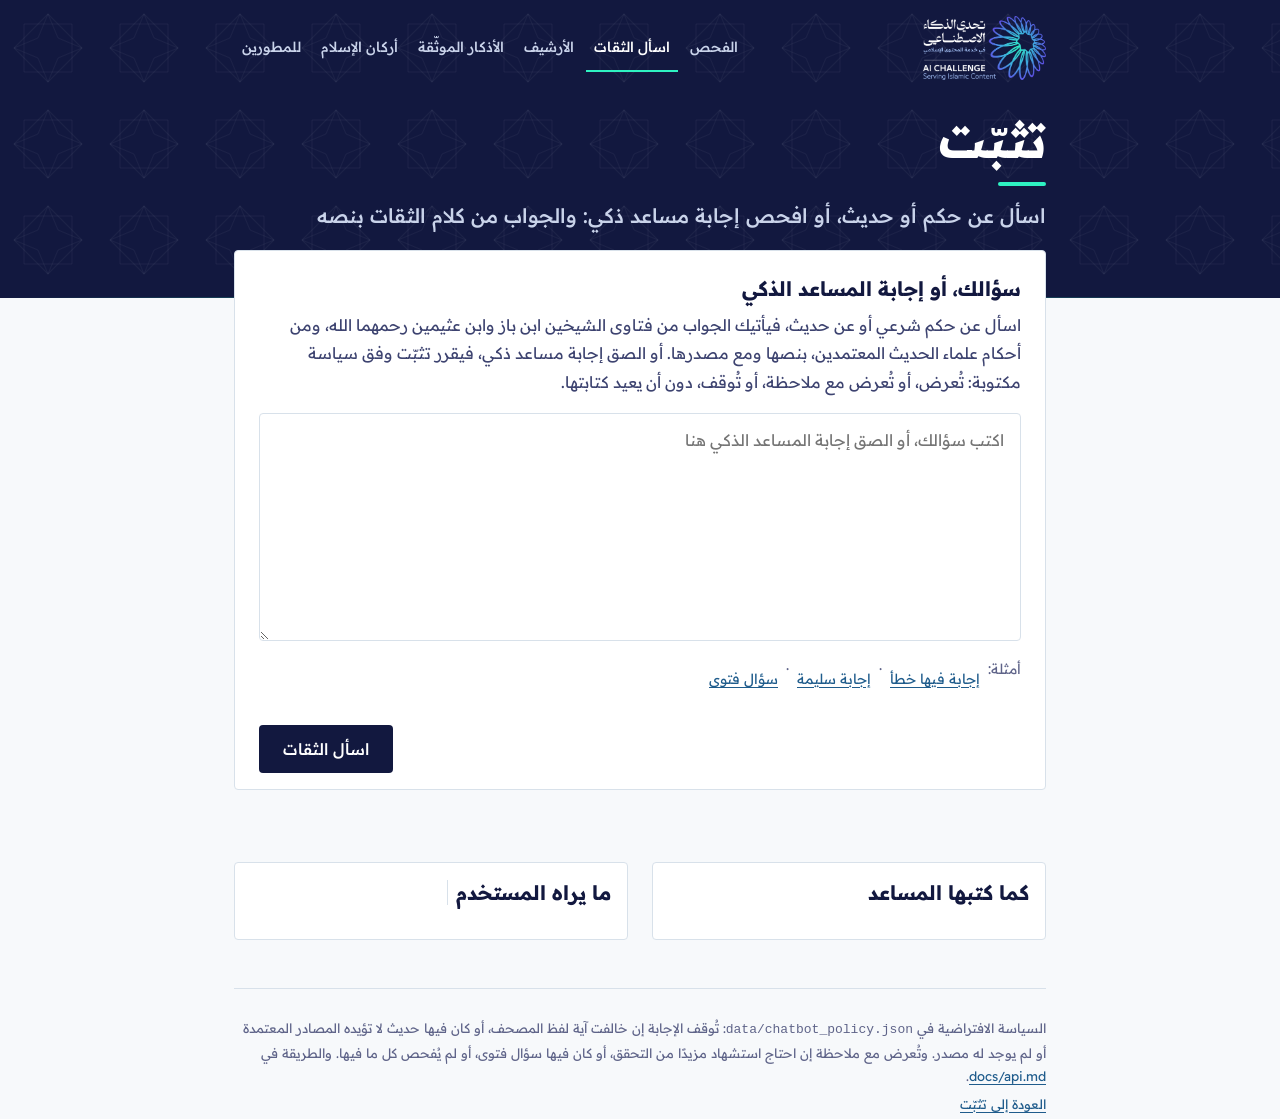
<file: static/chatbot.html>
<!doctype html>
<html lang="ar" dir="rtl">
<head>
<meta charset="utf-8">
<meta name="viewport" content="width=device-width, initial-scale=1">
<title>تثبّت · اسأل الثقات</title>
<meta name="description" content="عرض الاستخدام الثاني لتثبّت: إجابة المساعد الذكي كما كتبها، وما يراه مستخدمه بعد فحصها.">
<link rel="stylesheet" href="/static/fonts/fonts.css">
<link rel="stylesheet" href="/static/style.css">
</head>
<body>
<header class="masthead">
  <div class="wrap mast-top">
    <a class="challenge" href="https://islamicaich.org" target="_blank" rel="noopener">
      <img src="/static/brand/challenge-logo.png" width="104" height="54" alt="تحدي الذكاء الاصطناعي في خدمة المحتوى الإسلامي · AI Challenge: Serving Islamic Content">
    </a>
    <nav class="mast-nav" aria-label="الأقسام">
      <a href="/">الفحص</a>
      <a href="/static/chatbot.html" aria-current="page">اسأل الثقات</a>
      <a href="/static/archive.html">الأرشيف</a>
      <a href="/static/adhkar.html">الأذكار الموثّقة</a>
      <a href="/static/pillars.html">أركان الإسلام</a>
      <a href="/docs">للمطورين</a>
    </nav>
  </div>
  <div class="wrap mast-hero">
    <div>
      <p class="wordmark"><a href="/" class="home-link">تثبّت</a></p>
      <p class="tagline">اسأل عن حكم أو حديث، أو افحص إجابة مساعد ذكي: والجواب من كلام الثقات بنصه</p>
    </div>
  </div>
</header>

<main class="wrap sheet">
  <section class="compose" aria-labelledby="bot-h">
    <h1 id="bot-h" class="section-h">سؤالك، أو إجابة المساعد الذكي</h1>
    <p class="lede">اسأل عن حكم شرعي أو عن حديث، فيأتيك الجواب من فتاوى الشيخين ابن باز وابن عثيمين رحمهما الله، ومن أحكام علماء الحديث المعتمدين، بنصها ومع مصدرها. أو الصق إجابة مساعد ذكي، فيقرر تثبّت وفق سياسة مكتوبة: تُعرض، أو تُعرض مع ملاحظة، أو تُوقف، دون أن يعيد كتابتها.</p>
    <textarea id="answer" rows="7" maxlength="8000" placeholder="اكتب سؤالك، أو الصق إجابة المساعد الذكي هنا"></textarea>
    <div class="compose-foot">
      <p class="samples"><span>أمثلة:</span>
        <button type="button" class="linkish" data-sample="bad">إجابة فيها خطأ</button>
        <span aria-hidden="true">·</span>
        <button type="button" class="linkish" data-sample="good">إجابة سليمة</button>
        <span aria-hidden="true">·</span>
        <button type="button" class="linkish" data-sample="fatwa">سؤال فتوى</button>
      </p>
    </div>
    <div class="compose-actions">
      <span></span>
      <button id="go" class="primary" type="button">اسأل الثقات</button>
    </div>
  </section>

  <p id="status" class="status" aria-live="polite"></p>

  <section id="out" class="bot-compare" hidden aria-label="المقارنة">
    <div class="bot-col">
      <h2 class="section-h">كما كتبها المساعد</h2>
      <div id="orig" class="bot-text"></div>
    </div>
    <div class="bot-col">
      <h2 class="section-h">ما يراه المستخدم <span id="action" class="tier"></span></h2>
      <div id="seen" class="bot-text"></div>
      <ul id="notes" class="bot-notes"></ul>
      <p id="disc" class="fine"></p>
    </div>
  </section>

  <section class="about">
    <p class="fine">السياسة الافتراضية في <code>data/chatbot_policy.json</code>: تُوقف الإجابة إن خالفت آية لفظ المصحف، أو كان فيها حديث لا تؤيده المصادر المعتمدة أو لم يوجد له مصدر. وتُعرض مع ملاحظة إن احتاج استشهاد مزيدًا من التحقق، أو كان فيها سؤال فتوى، أو لم يُفحص كل ما فيها. والطريقة في <a href="https://github.com/M-Ev/tathabbut/blob/main/docs/api.md">docs/api.md</a>.</p>
    <p class="fine"><a href="/">العودة إلى تثبّت</a></p>
  </section>
</main>
<script src="/static/chatbot.js"></script>
</body>
</html>
</file>
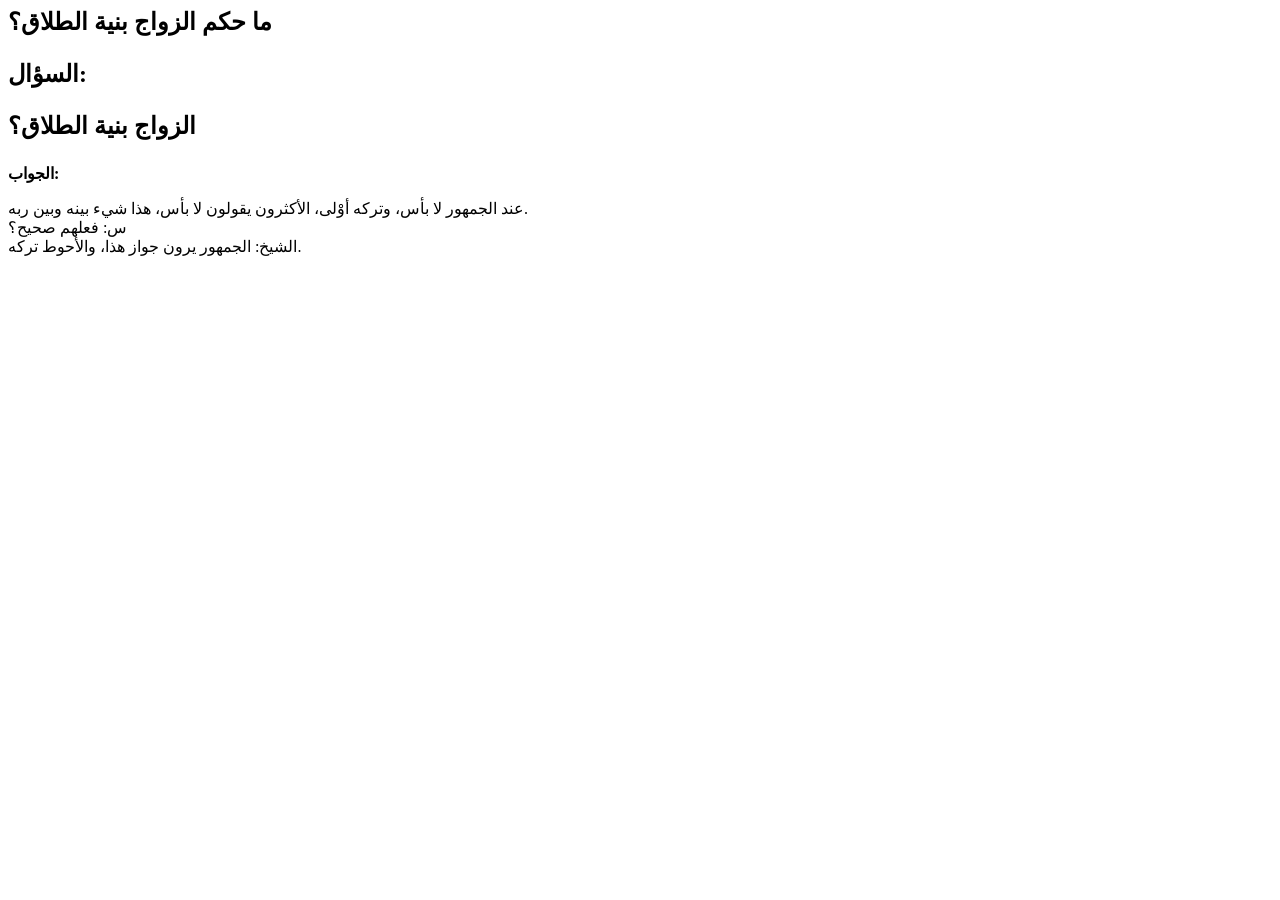
<file: tests/fixtures/binbaz_fatwa.html>
<!-- Structural fixture: the markup of a fatwa page on binbaz.org.sa (3 Oct 2026), with the page's own short text. -->
<html><body><article class="fatwa">
<h1 class="article-title article-title--primary"> ما حكم الزواج بنية الطلاق؟ </h1>
<h2 class="article-title article-title__question article-title--primary" itemprop="alternativeHeadline">
<i class="fa fa-question-circle"></i><p><strong>السؤال:</strong></p><p>الزواج بنية الطلاق؟</p></h2>
<div itemprop="articleBody" class="article-content"><p><strong>الجواب:</strong></p>
<p>عند الجمهور لا بأس، وتركه أوْلى، الأكثرون يقولون لا بأس، هذا شيء بينه وبين ربه.<br /> س: فعلهم صحيح؟<br /> الشيخ: الجمهور يرون جواز هذا، والأحوط تركه.</p>
</div> </article></body></html>
</file>
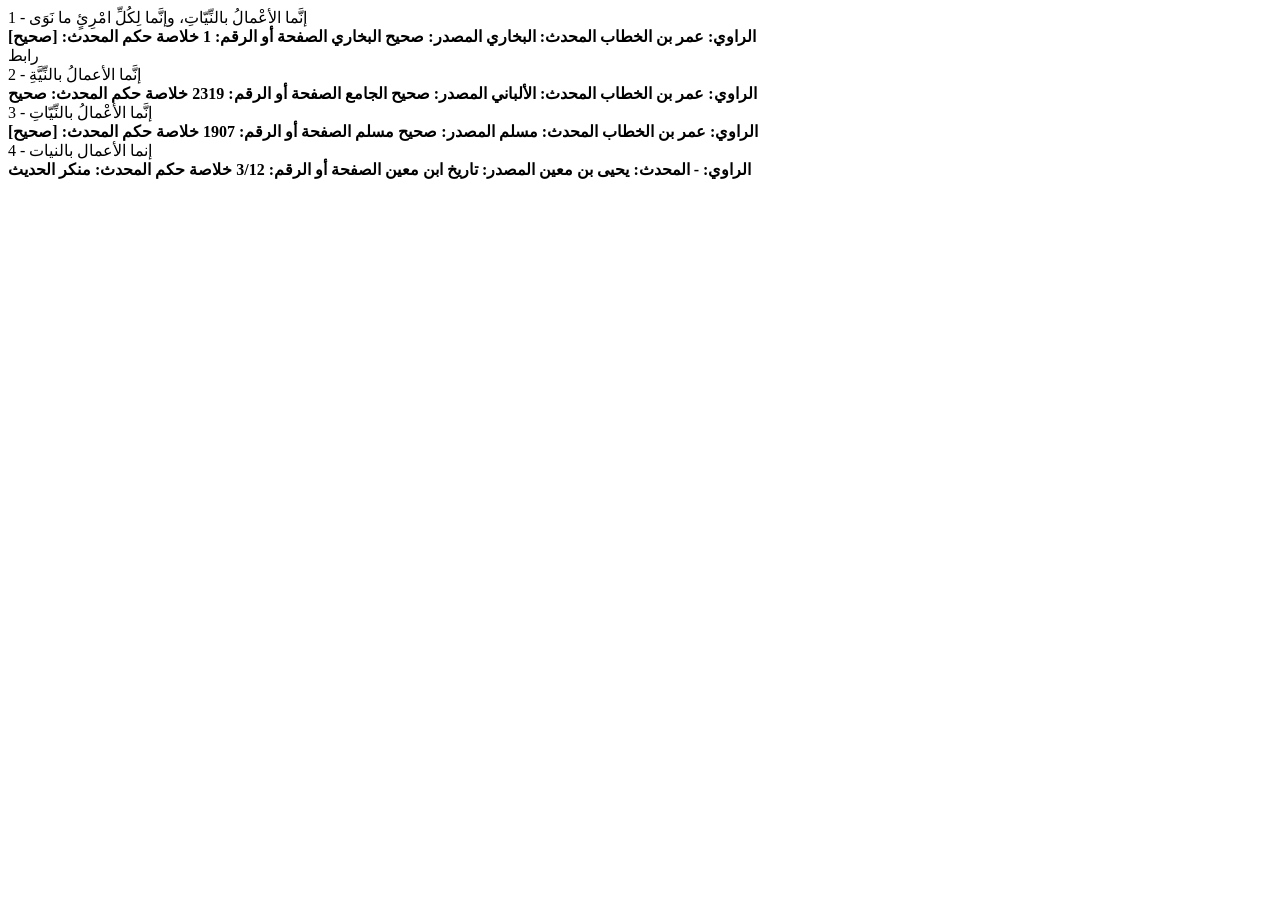
<file: tests/fixtures/dorar_site.html>
<!-- Structural fixture modelled on dorar.net/hadith/search markup (as parsed by the MIT-licensed
     dorar-hadith-api project). Texts are short well-known examples; gradings here are for testing only. -->
<html><body><div class="tab-content">
<div id="home" class="tab-pane active">
 <div class="border-bottom">
  <div class="hadith">1 - إنَّما الأعْمالُ بالنِّيّاتِ، وإنَّما لِكُلِّ امْرِئٍ ما نَوَى</div>
  <div class="hadith-info">
   <strong>الراوي: <span>عمر بن الخطاب</span></strong>
   <strong>المحدث: <span><a view-card="mhd" card-link="mhd-256">البخاري</a></span></strong>
   <strong>المصدر: <span>صحيح البخاري</span></strong>
   <strong>الصفحة أو الرقم: <span>1</span></strong>
   <strong>خلاصة حكم المحدث: <span>[صحيح]</span></strong>
  </div>
  <a tag="abc123">رابط</a>
 </div>
 <div class="border-bottom">
  <div class="hadith">2 - إنَّما الأعمالُ بالنِّيَّةِ</div>
  <div class="hadith-info">
   <strong>الراوي: <span>عمر بن الخطاب</span></strong>
   <strong>المحدث: <span><a view-card="mhd" card-link="mhd-1420">الألباني</a></span></strong>
   <strong>المصدر: <span>صحيح الجامع</span></strong>
   <strong>الصفحة أو الرقم: <span>2319</span></strong>
   <strong>خلاصة حكم المحدث: <span>صحيح</span></strong>
  </div>
 </div>
 <div class="border-bottom">
  <div class="hadith">3 - إنَّما الأعْمالُ بالنِّيّاتِ</div>
  <div class="hadith-info">
   <strong>الراوي: <span>عمر بن الخطاب</span></strong>
   <strong>المحدث: <span><a view-card="mhd" card-link="mhd-261">مسلم</a></span></strong>
   <strong>المصدر: <span>صحيح مسلم</span></strong>
   <strong>الصفحة أو الرقم: <span>1907</span></strong>
   <strong>خلاصة حكم المحدث: <span>[صحيح]</span></strong>
  </div>
 </div>
 <div class="border-bottom">
  <div class="hadith">4 - إنما الأعمال بالنيات</div>
  <div class="hadith-info">
   <strong>الراوي: <span>-</span></strong>
   <strong>المحدث: <span><a view-card="mhd" card-link="mhd-232">يحيى بن معين</a></span></strong>
   <strong>المصدر: <span>تاريخ ابن معين</span></strong>
   <strong>الصفحة أو الرقم: <span>3/12</span></strong>
   <strong>خلاصة حكم المحدث: <span>منكر الحديث</span></strong>
  </div>
 </div>
</div></div></body></html>
</file>
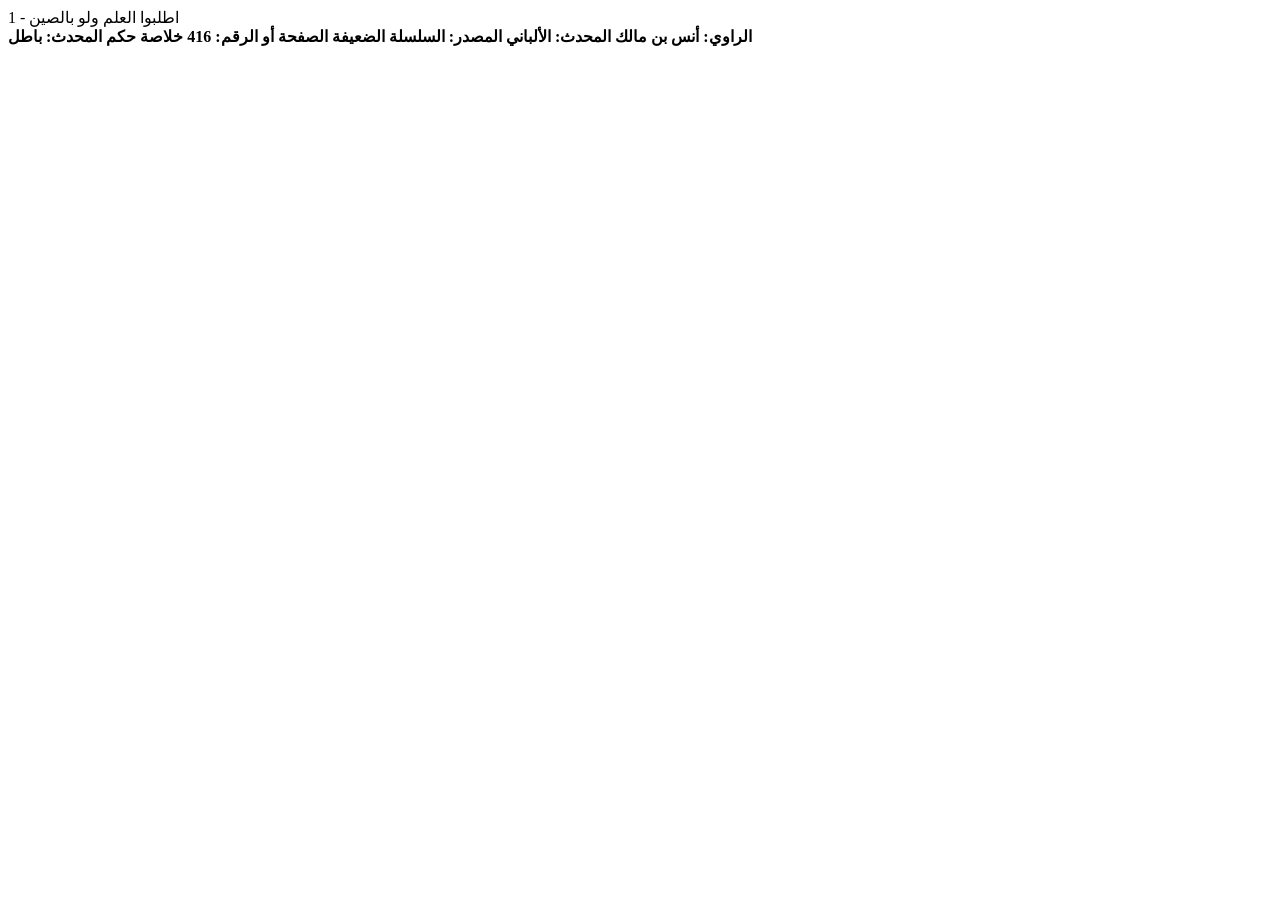
<file: tests/fixtures/dorar_site_fabricated.html>
<!-- Structural fixture (see dorar_site.html). For testing the fabricated-grading flag only. -->
<html><body><div id="home">
 <div class="border-bottom">
  <div class="hadith">1 - اطلبوا العلم ولو بالصين</div>
  <div class="hadith-info">
   <strong>الراوي: <span>أنس بن مالك</span></strong>
   <strong>المحدث: <span><a view-card="mhd" card-link="mhd-1420">الألباني</a></span></strong>
   <strong>المصدر: <span>السلسلة الضعيفة</span></strong>
   <strong>الصفحة أو الرقم: <span>416</span></strong>
   <strong>خلاصة حكم المحدث: <span>باطل</span></strong>
  </div>
 </div>
</div></body></html>
</file>
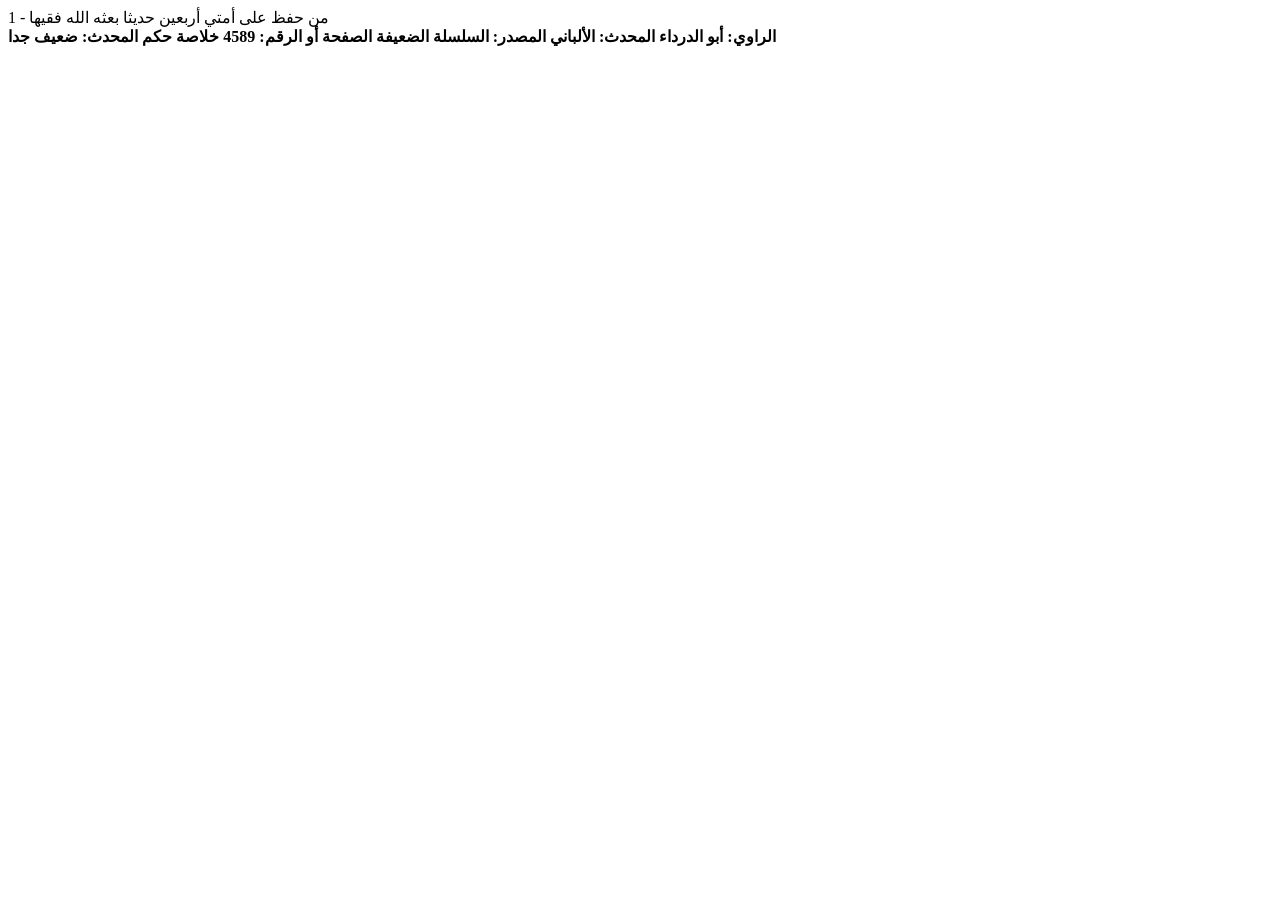
<file: tests/fixtures/dorar_site_weak.html>
<!-- Structural fixture (see dorar_site.html). For testing the evidence-status rules only. -->
<html><body><div id="home">
 <div class="border-bottom">
  <div class="hadith">1 - من حفظ على أمتي أربعين حديثا بعثه الله فقيها</div>
  <div class="hadith-info">
   <strong>الراوي: <span>أبو الدرداء</span></strong>
   <strong>المحدث: <span><a view-card="mhd" card-link="mhd-1420">الألباني</a></span></strong>
   <strong>المصدر: <span>السلسلة الضعيفة</span></strong>
   <strong>الصفحة أو الرقم: <span>4589</span></strong>
   <strong>خلاصة حكم المحدث: <span>ضعيف جدا</span></strong>
  </div>
 </div>
</div></body></html>
</file>
<file: static/fonts/fonts.css>
/* readex-pro-arabic-400-normal */
@font-face {
  font-family: 'Readex Pro';
  font-style: normal;
  font-display: swap;
  font-weight: 400;
  src: url(/static/fonts/readex-pro-arabic-400-normal.woff2) format('woff2');
  unicode-range: U+0600-06FF,U+0750-077F,U+0870-088E,U+0890-0891,U+0897-08E1,U+08E3-08FF,U+200C-200E,U+2010-2011,U+204F,U+2E41,U+FB50-FDFF,U+FE70-FE74,U+FE76-FEFC,U+102E0-102FB,U+10E60-10E7E,U+10EC2-10EC4,U+10EFC-10EFF,U+1EE00-1EE03,U+1EE05-1EE1F,U+1EE21-1EE22,U+1EE24,U+1EE27,U+1EE29-1EE32,U+1EE34-1EE37,U+1EE39,U+1EE3B,U+1EE42,U+1EE47,U+1EE49,U+1EE4B,U+1EE4D-1EE4F,U+1EE51-1EE52,U+1EE54,U+1EE57,U+1EE59,U+1EE5B,U+1EE5D,U+1EE5F,U+1EE61-1EE62,U+1EE64,U+1EE67-1EE6A,U+1EE6C-1EE72,U+1EE74-1EE77,U+1EE79-1EE7C,U+1EE7E,U+1EE80-1EE89,U+1EE8B-1EE9B,U+1EEA1-1EEA3,U+1EEA5-1EEA9,U+1EEAB-1EEBB,U+1EEF0-1EEF1;
}
/* readex-pro-latin-400-normal */
@font-face {
  font-family: 'Readex Pro';
  font-style: normal;
  font-display: swap;
  font-weight: 400;
  src: url(/static/fonts/readex-pro-latin-400-normal.woff2) format('woff2');
  unicode-range: U+0000-00FF,U+0131,U+0152-0153,U+02BB-02BC,U+02C6,U+02DA,U+02DC,U+0304,U+0308,U+0329,U+2000-206F,U+20AC,U+2122,U+2191,U+2193,U+2212,U+2215,U+FEFF,U+FFFD;
}
/* readex-pro-arabic-500-normal */
@font-face {
  font-family: 'Readex Pro';
  font-style: normal;
  font-display: swap;
  font-weight: 500;
  src: url(/static/fonts/readex-pro-arabic-500-normal.woff2) format('woff2');
  unicode-range: U+0600-06FF,U+0750-077F,U+0870-088E,U+0890-0891,U+0897-08E1,U+08E3-08FF,U+200C-200E,U+2010-2011,U+204F,U+2E41,U+FB50-FDFF,U+FE70-FE74,U+FE76-FEFC,U+102E0-102FB,U+10E60-10E7E,U+10EC2-10EC4,U+10EFC-10EFF,U+1EE00-1EE03,U+1EE05-1EE1F,U+1EE21-1EE22,U+1EE24,U+1EE27,U+1EE29-1EE32,U+1EE34-1EE37,U+1EE39,U+1EE3B,U+1EE42,U+1EE47,U+1EE49,U+1EE4B,U+1EE4D-1EE4F,U+1EE51-1EE52,U+1EE54,U+1EE57,U+1EE59,U+1EE5B,U+1EE5D,U+1EE5F,U+1EE61-1EE62,U+1EE64,U+1EE67-1EE6A,U+1EE6C-1EE72,U+1EE74-1EE77,U+1EE79-1EE7C,U+1EE7E,U+1EE80-1EE89,U+1EE8B-1EE9B,U+1EEA1-1EEA3,U+1EEA5-1EEA9,U+1EEAB-1EEBB,U+1EEF0-1EEF1;
}
/* readex-pro-latin-500-normal */
@font-face {
  font-family: 'Readex Pro';
  font-style: normal;
  font-display: swap;
  font-weight: 500;
  src: url(/static/fonts/readex-pro-latin-500-normal.woff2) format('woff2');
  unicode-range: U+0000-00FF,U+0131,U+0152-0153,U+02BB-02BC,U+02C6,U+02DA,U+02DC,U+0304,U+0308,U+0329,U+2000-206F,U+20AC,U+2122,U+2191,U+2193,U+2212,U+2215,U+FEFF,U+FFFD;
}
/* readex-pro-arabic-700-normal */
@font-face {
  font-family: 'Readex Pro';
  font-style: normal;
  font-display: swap;
  font-weight: 700;
  src: url(/static/fonts/readex-pro-arabic-700-normal.woff2) format('woff2');
  unicode-range: U+0600-06FF,U+0750-077F,U+0870-088E,U+0890-0891,U+0897-08E1,U+08E3-08FF,U+200C-200E,U+2010-2011,U+204F,U+2E41,U+FB50-FDFF,U+FE70-FE74,U+FE76-FEFC,U+102E0-102FB,U+10E60-10E7E,U+10EC2-10EC4,U+10EFC-10EFF,U+1EE00-1EE03,U+1EE05-1EE1F,U+1EE21-1EE22,U+1EE24,U+1EE27,U+1EE29-1EE32,U+1EE34-1EE37,U+1EE39,U+1EE3B,U+1EE42,U+1EE47,U+1EE49,U+1EE4B,U+1EE4D-1EE4F,U+1EE51-1EE52,U+1EE54,U+1EE57,U+1EE59,U+1EE5B,U+1EE5D,U+1EE5F,U+1EE61-1EE62,U+1EE64,U+1EE67-1EE6A,U+1EE6C-1EE72,U+1EE74-1EE77,U+1EE79-1EE7C,U+1EE7E,U+1EE80-1EE89,U+1EE8B-1EE9B,U+1EEA1-1EEA3,U+1EEA5-1EEA9,U+1EEAB-1EEBB,U+1EEF0-1EEF1;
}
/* readex-pro-latin-700-normal */
@font-face {
  font-family: 'Readex Pro';
  font-style: normal;
  font-display: swap;
  font-weight: 700;
  src: url(/static/fonts/readex-pro-latin-700-normal.woff2) format('woff2');
  unicode-range: U+0000-00FF,U+0131,U+0152-0153,U+02BB-02BC,U+02C6,U+02DA,U+02DC,U+0304,U+0308,U+0329,U+2000-206F,U+20AC,U+2122,U+2191,U+2193,U+2212,U+2215,U+FEFF,U+FFFD;
}
/* amiri-quran-arabic-400-normal */
@font-face {
  font-family: 'Amiri Quran';
  font-style: normal;
  font-display: swap;
  font-weight: 400;
  src: url(/static/fonts/amiri-quran-arabic-400-normal.woff2) format('woff2');
  unicode-range: U+0600-06FF,U+0750-077F,U+0870-088E,U+0890-0891,U+0897-08E1,U+08E3-08FF,U+200C-200E,U+2010-2011,U+204F,U+2E41,U+FB50-FDFF,U+FE70-FE74,U+FE76-FEFC,U+102E0-102FB,U+10E60-10E7E,U+10EC2-10EC4,U+10EFC-10EFF,U+1EE00-1EE03,U+1EE05-1EE1F,U+1EE21-1EE22,U+1EE24,U+1EE27,U+1EE29-1EE32,U+1EE34-1EE37,U+1EE39,U+1EE3B,U+1EE42,U+1EE47,U+1EE49,U+1EE4B,U+1EE4D-1EE4F,U+1EE51-1EE52,U+1EE54,U+1EE57,U+1EE59,U+1EE5B,U+1EE5D,U+1EE5F,U+1EE61-1EE62,U+1EE64,U+1EE67-1EE6A,U+1EE6C-1EE72,U+1EE74-1EE77,U+1EE79-1EE7C,U+1EE7E,U+1EE80-1EE89,U+1EE8B-1EE9B,U+1EEA1-1EEA3,U+1EEA5-1EEA9,U+1EEAB-1EEBB,U+1EEF0-1EEF1;
}
/* amiri-quran-latin-400-normal */
@font-face {
  font-family: 'Amiri Quran';
  font-style: normal;
  font-display: swap;
  font-weight: 400;
  src: url(/static/fonts/amiri-quran-latin-400-normal.woff2) format('woff2');
  unicode-range: U+0000-00FF,U+0131,U+0152-0153,U+02BB-02BC,U+02C6,U+02DA,U+02DC,U+0304,U+0308,U+0329,U+2000-206F,U+20AC,U+2122,U+2191,U+2193,U+2212,U+2215,U+FEFF,U+FFFD;
}
</file>
<file: static/style.css>
/* تثبّت design system: see docs/design-system.md.
   Every color, size, space and motion value is a token below; nothing is hard-coded after this block. */
:root {
  /* brand (challenge identity) */
  --brand-navy: #12183F;
  --brand-blue: #1F5C8C;        /* petrol blue: between the identity navy and turquoise */
  --brand-blue-hover: #174A73;
  --brand-turq: #2EF2C2;
  --brand-light: #EDF3F8;
  /* neutrals */
  --canvas: #F7F9FB;
  --surface: #FFFFFF;
  --ink: #12183F;
  --ink-2: #3D4370;
  --ink-3: #5F6489;
  --line: #D8E1EA;
  --on-brand: #FFFFFF;
  --accent: var(--brand-blue);
  /* semantic */
  --ok: #0B7A5E;   --ok-tint: #E3F7F0;
  --warn: #8F5200; --warn-tint: #FFF1DA;
  --bad: #A8231A;  --bad-tint: #FCE8E6;
  /* type */
  --font-ui: "Readex Pro", system-ui, sans-serif;
  --font-quran: "Amiri Quran", "Amiri", serif;
  --fs-xs: 13px; --fs-sm: 14px; --fs-md: 16px; --fs-lg: 20px; --fs-xl: 28px; --fs-2xl: 40px;
  --fs-quran: 28px;
  --lh-ui: 1.8; --lh-tight: 1.4; --lh-quran: 2.3;
  /* space (4-based) */
  --s-1: 4px; --s-2: 8px; --s-3: 12px; --s-4: 16px; --s-5: 24px; --s-6: 32px; --s-7: 48px; --s-8: 64px;
  /* shape */
  --r-1: 2px; --r-2: 4px; --hair: 1px; --rule-strong: 2px; --rule-side: 3px;
  --measure: 860px;
  --touch: 48px;
  --water: #3FA9F5;
  /* motion */
  --dur-1: 120ms; --dur-2: 220ms; --dur-3: 360ms; --ease: cubic-bezier(.2, .7, .2, 1); --stagger: 70ms;
}
@media (prefers-color-scheme: dark) {
  :root {
    --canvas: #0D1130; --surface: #12183F; --brand-light: #15213F;
    --ink: #ECEEFF; --ink-2: #C3C7E8; --ink-3: #9499C2; --line: #2A3164;
    --accent: #8FB4E8; --brand-blue-hover: #2A6FA6;
    --ok: #3EE6BC; --ok-tint: #0F3330;
    --warn: #FFC266; --warn-tint: #3A2C10;
    --bad: #FF8F85; --bad-tint: #3D1716;
  }
}

/* base */
* { box-sizing: border-box; }
html, body { margin: 0; }
body { font-family: var(--font-ui); font-size: var(--fs-md); line-height: var(--lh-ui); background: var(--canvas); color: var(--ink); }
.wrap { max-width: var(--measure); margin: 0 auto; padding: 0 var(--s-5); }
a, .linkish { color: var(--accent); text-underline-offset: 3px; transition: color var(--dur-1) var(--ease); }
a:hover, .linkish:hover { color: var(--ink); }
button { font: inherit; }
.linkish { background: none; border: 0; padding: 0; text-decoration: underline; cursor: pointer; }
:focus-visible { outline: var(--rule-strong) solid var(--accent); outline-offset: 2px; border-radius: var(--r-1); }

/* masthead: the challenge's navy band with its geometric pattern, as on the challenge's own slides */
.masthead {
  --mast-ink: #FFFFFF; --mast-ink-2: #C9D3EA;
  background: var(--brand-navy) url("data:image/svg+xml,%3Csvg xmlns='http://www.w3.org/2000/svg' width='96' height='96' viewBox='0 0 96 96'%3E%3Cg fill='none' stroke='%23FFFFFF' stroke-opacity='.045' stroke-width='1'%3E%3Cpath d='M48 14l10 24 24 10-24 10-10 24-10-24-24-10 24-10z'/%3E%3Cpath d='M24 24h48v48H24z' transform='rotate(45 48 48)'/%3E%3Cpath d='M24 24h48v48H24z'/%3E%3C/g%3E%3C/svg%3E") repeat; background-size: 96px 96px;
  color: var(--mast-ink); padding: var(--s-4) 0 var(--s-8); position: relative;
}
.masthead::after { content: ""; position: absolute; inset-inline: 0; bottom: 0; height: var(--hair); background: linear-gradient(90deg, transparent, var(--brand-turq), transparent); opacity: .5; }
.mast-top { display: flex; justify-content: space-between; align-items: center; min-height: var(--touch); }
.challenge { display: inline-flex; line-height: 0; border-radius: var(--r-2); }
.challenge img { height: 64px; width: auto; display: block; }
.masthead .lang { color: var(--mast-ink-2); min-height: var(--touch); display: inline-flex; align-items: center; padding: 0 var(--s-2); }
.masthead .lang:hover { color: var(--mast-ink); }
.masthead :focus-visible { outline-color: var(--brand-turq); }
.mast-hero { padding-top: var(--s-6); }
.mast-row { display: flex; justify-content: space-between; align-items: flex-start; }
.wordmark { margin: 0; font-size: 48px; font-weight: 700; line-height: 1.2; color: var(--mast-ink); letter-spacing: 0; }
.wordmark::after { content: ""; display: block; width: var(--s-7); height: var(--s-1); background: var(--brand-turq); margin-top: var(--s-3); border-radius: var(--r-1); }
.tagline { margin: var(--s-3) 0 0; color: var(--mast-ink-2); font-size: var(--fs-lg); font-weight: 500; }
.motto { margin: var(--s-5) 0 0; color: var(--mast-ink-2); font-size: var(--fs-xs); display: flex; flex-wrap: wrap; align-items: baseline; gap: var(--s-1) var(--s-3); }
.motto .q { font-family: var(--font-quran); font-size: 22px; line-height: 2; color: var(--mast-ink); }
.motto-ref { white-space: nowrap; }

/* the working sheet rises over the band */
.sheet { position: relative; margin-top: calc(-1 * var(--s-7)); }
.sheet > .compose { background: var(--surface); border: var(--hair) solid var(--line); border-radius: var(--r-2); padding: var(--s-5) var(--s-5) var(--s-4); }

.section-h { font-size: var(--fs-lg); font-weight: 700; color: var(--ink); margin: 0 0 var(--s-2); line-height: var(--lh-tight); }

/* compose */
.compose { padding: var(--s-6) 0 var(--s-2); }
.lede { margin: 0 0 var(--s-4); color: var(--ink-2); }
textarea {
  width: 100%; min-height: 180px; resize: vertical; font: inherit; line-height: var(--lh-ui); color: var(--ink);
  background: var(--surface); border: var(--hair) solid var(--line); border-radius: var(--r-2); padding: var(--s-3) var(--s-4);
  transition: border-color var(--dur-1) var(--ease), box-shadow var(--dur-1) var(--ease);
}
textarea:focus { outline: none; border-color: var(--accent); box-shadow: 0 0 0 var(--hair) var(--accent); }
.compose-foot { display: flex; justify-content: space-between; align-items: baseline; gap: var(--s-3); margin-top: var(--s-2); font-size: var(--fs-sm); color: var(--ink-3); }
.samples { margin: 0; display: flex; gap: var(--s-2); flex-wrap: wrap; }
.count { font-variant-numeric: tabular-nums; }
.compose-actions { display: flex; justify-content: space-between; align-items: center; gap: var(--s-4); flex-wrap: wrap; margin-top: var(--s-5); }
.check { display: flex; gap: var(--s-2); align-items: center; font-size: var(--fs-sm); color: var(--ink-2); cursor: pointer; min-height: var(--touch); }
.check input { width: 18px; height: 18px; accent-color: var(--accent); }
.primary {
  position: relative; overflow: hidden; background: var(--brand-navy); color: var(--on-brand); border: 0; border-radius: var(--r-2);
  padding: 0 var(--s-5); min-height: var(--touch); font-weight: 500; cursor: pointer;
  transition: background-color var(--dur-1) var(--ease);
}
.primary:hover { background: var(--brand-blue-hover); }
.primary:disabled { cursor: progress; background: var(--brand-navy); }
.primary:disabled::after {  /* busy bar */
  content: ""; position: absolute; inset-inline-start: 0; bottom: 0; height: 3px; width: 40%; background: var(--brand-turq);
  animation: busy 1.1s var(--ease) infinite;
}
@keyframes busy { from { transform: translateX(160%); } to { transform: translateX(-260%); } }
html[dir="ltr"] .primary:disabled::after { animation-direction: reverse; }
@media (prefers-color-scheme: dark) { .primary, .primary:disabled { background: var(--brand-blue); } }

.status { color: var(--ink-2); min-height: var(--s-6); margin: var(--s-4) 0 0; font-size: var(--fs-sm); }
.banner { margin: var(--s-4) 0 0; padding: var(--s-3) var(--s-4); background: var(--warn-tint); border-inline-start: var(--rule-side) solid var(--warn); border-radius: var(--r-1); color: var(--ink); font-size: var(--fs-sm); }
.banner[hidden] { display: none; }

/* report */
.report { border-top: var(--rule-strong) solid var(--ink); padding-top: var(--s-5); margin-top: var(--s-3); }
.summary { font-size: var(--fs-md); margin: 0 0 var(--s-2); color: var(--ink-2); }
.summary b { color: var(--ink); font-weight: 600; }
.summary .rules-note { display: block; }
.callout { border-inline-start: var(--rule-side) solid var(--warn); background: var(--warn-tint); padding: var(--s-2) var(--s-4); margin: var(--s-4) 0; }
.callout p { margin: var(--s-1) 0; }
.callout .refs { margin: 0; padding-inline-start: var(--s-5); }
.fatwas { margin: var(--s-4) 0; padding-top: var(--s-3); border-top: var(--hair) solid var(--line); }
.fatwas-h { font-size: var(--fs-md); font-weight: 700; margin: 0 0 var(--s-2); color: var(--ink); }
.fatwa { background: var(--surface); border: var(--hair) solid var(--line); border-radius: var(--r-2); padding: var(--s-3) var(--s-4); margin: var(--s-2) 0; }
.fatwa-title { font-weight: 600; margin: 0 0 var(--s-2); }
.fatwa-part { margin: 0 0 var(--s-2); color: var(--ink-2); }
.fatwa-full summary { cursor: pointer; color: var(--accent); font-size: var(--fs-sm); min-height: var(--touch); display: flex; align-items: center; }
.fatwa-text { white-space: pre-line; line-height: var(--lh-ui); color: var(--ink); margin: var(--s-1) 0 var(--s-2); }
.body-ref { margin-top: var(--s-3) !important; }
.entries { list-style: none; margin: 0; padding: 0; }
.entry {
  display: grid; grid-template-columns: var(--s-7) 1fr; gap: 0 var(--s-3); padding: var(--s-6) 0; border-bottom: var(--hair) solid var(--line);
  animation: rise var(--dur-3) var(--ease) both; animation-delay: calc(var(--i, 0) * var(--stagger));
}
@keyframes rise { from { opacity: 0; transform: translateY(8px); } to { opacity: 1; transform: none; } }
.entry-no { font-size: var(--fs-xl); font-weight: 500; color: var(--accent); line-height: var(--lh-tight); }
.entry-kind { font-size: var(--fs-xs); color: var(--ink-3); margin: 0; font-weight: 500; display: flex; flex-wrap: wrap; gap: var(--s-1) var(--s-3); align-items: baseline; }
.tier { font-weight: 600; padding-inline-start: var(--s-3); border-inline-start: var(--hair) solid var(--line); }
.tier.ok { color: var(--ok); } .tier.warn { color: var(--warn); } .tier.bad { color: var(--bad); }
.report-link { margin-top: var(--s-3); }
.verdict { margin: var(--s-1) 0 var(--s-3); font-size: var(--fs-lg); font-weight: 600; line-height: var(--lh-tight); }
.verdict.ok { color: var(--ok); } .verdict.warn { color: var(--warn); } .verdict.bad { color: var(--bad); }
.lbl { display: block; font-size: var(--fs-xs); color: var(--ink-3); font-weight: 500; }
.as-quoted { margin: 0 0 var(--s-4); color: var(--ink-2); }
.as-quoted q { quotes: "«" "»"; }
html[dir="ltr"] .as-quoted q { quotes: "“" "”"; }

/* reasons: why the verdict */
.why { margin: 0 0 var(--s-4); padding: var(--s-3) var(--s-4); background: var(--brand-light); border-radius: var(--r-2); }
.why summary { cursor: pointer; font-size: var(--fs-sm); font-weight: 600; color: var(--ink); list-style: none; }
.why summary::-webkit-details-marker { display: none; }
.why summary::before { content: "◂"; display: inline-block; margin-inline-end: var(--s-2); color: var(--accent); transition: transform var(--dur-2) var(--ease); }
html[dir="ltr"] .why summary::before { content: "▸"; }
.why[open] summary::before { transform: rotate(-90deg); }
html[dir="ltr"] .why[open] summary::before { transform: rotate(90deg); }
.why ul { margin: var(--s-2) 0 0; padding-inline-start: var(--s-5); font-size: var(--fs-sm); color: var(--ink-2); }
.why li { margin: var(--s-1) 0; }
.why .cited { font-family: var(--font-quran); font-size: var(--fs-lg); line-height: 2; color: var(--ink); display: block; margin-top: var(--s-1); }
details[open] > :not(summary) { animation: open var(--dur-2) var(--ease); }
@keyframes open { from { opacity: 0; transform: translateY(-4px); } to { opacity: 1; transform: none; } }

/* Mushaf panel: never animated on its own */
.mushaf { margin: var(--s-1) 0 var(--s-4); padding: var(--s-1); border: var(--hair) solid var(--brand-navy); border-radius: var(--r-1); background: var(--surface); }
@media (prefers-color-scheme: dark) { .mushaf { border-color: var(--line); } }
.mushaf-inner { border: var(--hair) solid var(--line); padding: var(--s-2) var(--s-5) var(--s-4); }
.mushaf-head { text-align: center; font-size: var(--fs-xs); color: var(--ink-2); border-bottom: var(--hair) solid var(--line); padding-bottom: var(--s-2); margin-bottom: var(--s-2); direction: rtl; }
.ayat { font-family: var(--font-quran); font-size: var(--fs-quran); line-height: var(--lh-quran); text-align: center; direction: rtl; margin: 0; color: var(--ink); }
.ayah-end { font-family: var(--font-quran); color: var(--accent); white-space: nowrap; margin: 0 var(--s-1); }
/* the Mushaf word is never boxed: a light underline only (sacred text first) */
.ayat mark { background: none; color: inherit; text-decoration: underline; text-decoration-color: var(--ok); text-decoration-thickness: 2px; text-underline-offset: 8px; text-decoration-skip-ink: none; }
.translation { direction: ltr; text-align: left; font-size: var(--fs-sm); color: var(--ink-2); margin: var(--s-2) 0 0; padding-top: var(--s-2); border-top: var(--hair) solid var(--line); }

/* correction table */
.fixes { width: 100%; max-width: 460px; border-collapse: collapse; margin: var(--s-2) 0 var(--s-3); font-size: var(--fs-md); }
.fixes th { text-align: start; font-weight: 500; font-size: var(--fs-xs); color: var(--ink-3); padding: var(--s-1) var(--s-2); border-bottom: var(--hair) solid var(--line); }
.fixes td { padding: var(--s-2); border-bottom: var(--hair) solid var(--line); vertical-align: middle; }
.fixes .was { color: var(--ink-2); }
.fixes .is { font-family: var(--font-quran); font-size: var(--fs-lg); color: var(--ok); }

.line { margin: var(--s-2) 0; font-size: var(--fs-sm); }
.line.bad { color: var(--bad); } .line.ok { color: var(--ok); } .line.warn { color: var(--warn); } .line.note { color: var(--ink-2); }

/* gradings */
.grades { width: 100%; border-collapse: collapse; margin: var(--s-2) 0 var(--s-3); font-size: var(--fs-sm); }
.grades caption { text-align: start; font-weight: 700; font-size: var(--fs-md); color: var(--ink); padding: var(--s-3) 0 var(--s-1); caption-side: top; }
.grades th { text-align: start; font-weight: 500; font-size: var(--fs-xs); color: var(--ink-3); padding: var(--s-1) var(--s-2); border-bottom: var(--hair) solid var(--line); }
.grades td { padding: var(--s-2); border-bottom: var(--hair) solid var(--line); vertical-align: top; }
.grades .who { font-weight: 600; white-space: nowrap; font-size: var(--fs-md); }
.grades .died { display: block; font-size: var(--fs-xs); color: var(--ink-3); font-weight: 400; }
.grades .g { font-weight: 600; font-size: var(--fs-md); }
.grades .src { color: var(--ink-2); }
.grades .gloss { display: block; font-size: var(--fs-sm); color: var(--ink-2); margin-top: 2px; }
.grades .gloss.cat { color: var(--ink-3); font-size: var(--fs-xs); }
.grades .gloss.match-note { color: var(--ink); border-inline-start: 2px solid var(--warn); padding-inline-start: var(--s-1); margin-top: var(--s-1); }
.grades .srcs { list-style: none; margin: 0; padding: 0; }
.grades .srcs li + li { margin-top: var(--s-1); }
.ar-inline { display: block; color: var(--ink-3); font-size: var(--fs-xs); }
.grades details { margin-top: var(--s-1); }
.grades summary { cursor: pointer; font-size: var(--fs-xs); color: var(--accent); }
.grades .htext { font-size: var(--fs-md); line-height: var(--lh-ui); margin-top: var(--s-1); direction: rtl; text-align: right; color: var(--ink); }
.after { font-size: var(--fs-xs); color: var(--ink-3); margin: var(--s-1) 0; }
.refer { border-inline-start: var(--rule-side) solid var(--warn); background: var(--warn-tint); padding: var(--s-2) var(--s-4); margin: var(--s-3) 0 0; color: var(--ink); font-size: var(--fs-sm); }

/* about + footer */
.about { margin: var(--s-7) 0 0; padding-top: var(--s-5); border-top: var(--hair) solid var(--line); }
.method { display: grid; grid-template-columns: 130px 1fr; gap: var(--s-2) var(--s-4); margin: var(--s-2) 0 var(--s-4); }
.method dt { font-weight: 600; }
.method dd { margin: 0; color: var(--ink-2); }
.fine { font-size: var(--fs-xs); color: var(--ink-3); margin: var(--s-1) 0; }
.foot { margin-top: var(--s-7); padding: var(--s-5) 0 var(--s-6); background: var(--brand-navy); color: #C9D3EA; font-size: var(--fs-xs); }
.foot-row { display: flex; align-items: center; gap: var(--s-4); }
.foot-row img { height: 48px; width: auto; flex: none; }

/* touch targets: 44px at least for every control that stands alone (WCAG 2.5.5, DGA) */
#lang, .samples .linkish, .why summary, .grades summary, .api-link { display: inline-flex; align-items: center; min-height: 44px; }
.why summary { display: flex; }
.check { min-height: var(--touch); }
.check input { width: 22px; height: 22px; margin: 11px 0; }

@media (max-width: 600px) {
  :root { --fs-2xl: 34px; --fs-quran: 24px; --fs-lg: 18px; }
  .wrap { padding: 0 var(--s-4); }
  .entry { grid-template-columns: 1fr; }
  .mushaf-inner { padding: var(--s-2) var(--s-3) var(--s-3); }
  .method { grid-template-columns: 1fr; gap: 0; }
  .method dd { margin-bottom: var(--s-3); }
  .grades thead { display: none; }
  .grades tr { display: block; padding: var(--s-2) 0; border-bottom: var(--hair) solid var(--line); }
  .grades td { display: block; border: 0; padding: 2px 0; }
  .compose-actions { flex-direction: column; align-items: stretch; }
}
@media (prefers-reduced-motion: reduce) {
  *, *::before, *::after { animation: none !important; transition: none !important; }
}
html[dir="ltr"] .ar-inline { text-align: left; }
.deep-why { margin: var(--s-1) 0 0; max-width: 46ch; }
.check:has(input:disabled) { color: var(--ink-3); }

/* chatbot demo (plan item 25) */
.home-link { color: inherit; text-decoration: none; }
.bot-compare { display: grid; gap: var(--s-5); grid-template-columns: 1fr; margin-top: var(--s-5); }
@media (min-width: 760px) { .bot-compare { grid-template-columns: 1fr 1fr; } }
.bot-col { background: var(--surface); border: var(--hair) solid var(--line); border-radius: var(--r-2); padding: var(--s-4); min-width: 0; }
.bot-text { line-height: 2; overflow-wrap: anywhere; }
.bot-text mark.cite { background: none; color: inherit; border-bottom: var(--rule-strong) solid var(--line); padding: 0 1px; }
.bot-text mark.cite.ok { border-color: var(--ok); }
.bot-text mark.cite.warn { border-color: var(--warn); background: var(--warn-tint); }
.bot-text mark.cite.bad { border-color: var(--bad); background: var(--bad-tint); }
.bot-notes { margin: var(--s-4) 0 0; padding-inline-start: var(--s-4); font-size: var(--fs-sm); }
.bot-notes li + li { margin-top: var(--s-2); }
.bot-col .section-h .tier { margin-inline-start: var(--s-2); }

/* the text as pasted, citations marked (plan item 27) */
.annot { margin: var(--s-5) 0; background: var(--surface); border: var(--hair) solid var(--line); border-radius: var(--r-2); padding: var(--s-3) var(--s-4); }
.annot summary { cursor: pointer; font-weight: 600; min-height: 44px; display: flex; align-items: center; }
.annot-text { line-height: 2.1; white-space: pre-wrap; overflow-wrap: anywhere; max-height: 22rem; overflow-y: auto; }
.cite-mark { color: inherit; text-decoration: none; border-bottom: var(--rule-strong) solid var(--line); padding: 2px 2px; border-radius: var(--r-1); }
.cite-mark.ok { border-color: var(--ok); background: var(--ok-tint); }
.cite-mark.warn { border-color: var(--warn); background: var(--warn-tint); }
.cite-mark.bad { border-color: var(--bad); background: var(--bad-tint); }
.cite-mark:hover, .cite-mark:focus-visible { outline: var(--rule-strong) solid var(--accent); }
.cite-badge { font-size: var(--fs-xs); font-weight: 700; margin-inline-end: 4px; }
.cite-word { font-size: var(--fs-xs); color: var(--ink-2); margin-inline-start: 6px; }
.entry:focus { outline: none; }
.entry:focus-visible { outline: var(--rule-strong) solid var(--accent); outline-offset: 4px; }

/* test cases panel (plan item 34) */
.cases { margin: var(--s-6) 0 0; border-top: var(--hair) solid var(--line); padding-top: var(--s-4); }
.cases summary { cursor: pointer; font-weight: 600; min-height: 44px; display: flex; align-items: center; }
.cases-list { list-style: none; margin: var(--s-2) 0 0; padding: 0; }
.cases-list li { padding: var(--s-2) 0; border-bottom: var(--hair) solid var(--line); }
.cases-list .case { display: block; text-align: start; min-height: 44px; }
.cases-list .fine { display: block; }

/* Scholars' gradings of the quoted wording, side by side (no weighing between them) */
.verdicts { border-inline-start: 3px solid var(--line, currentColor); padding-inline-start: var(--s-3); margin: var(--s-3) 0; }
.verdicts .lbl { font-weight: 600; margin: 0 0 var(--s-1); }
.verdicts .line b { font-weight: 600; }
@media (prefers-color-scheme: dark) { .masthead, .foot { background-color: #090C24; } }
@media (max-width: 600px) {
  .challenge img { height: 44px; }
  .wordmark { font-size: 40px; }
  .tagline { font-size: var(--fs-md); }
  .motto .q { font-size: 19px; }
  .sheet > .compose { padding: var(--s-4) var(--s-4) var(--s-3); }
  .foot-row { flex-direction: column; align-items: flex-start; }
}

/* section navigation in the band */
.mast-nav { display: flex; align-items: center; gap: var(--s-1); flex-wrap: wrap; justify-content: flex-end; }
.mast-nav a { color: var(--mast-ink-2); text-decoration: none; padding: 0 var(--s-3); min-height: var(--touch); display: inline-flex; align-items: center; border-radius: var(--r-2); font-size: var(--fs-sm); font-weight: 500; transition: color var(--dur-1) var(--ease), background-color var(--dur-1) var(--ease); }
.mast-nav a:hover { color: var(--mast-ink); background: rgba(255, 255, 255, .06); }
.mast-nav a[aria-current="page"] { color: var(--mast-ink); box-shadow: inset 0 -2px 0 var(--brand-turq); border-radius: 0; }
.mast-nav .lang { margin-inline-start: var(--s-2); padding-inline-start: var(--s-3); border-inline-start: var(--hair) solid rgba(255, 255, 255, .2); border-radius: 0; }
.history .cases-list li { display: flex; flex-direction: column; gap: 0; }
.history #history-clear { margin-top: var(--s-2); min-height: var(--touch); }
@media (max-width: 600px) {
  .mast-top { flex-wrap: wrap; gap: var(--s-2); }
  .mast-nav { width: calc(100% + 2 * var(--s-3)); justify-content: flex-start; margin-inline: calc(-1 * var(--s-3)); flex-wrap: nowrap; overflow-x: auto; scrollbar-width: none; }
  .mast-nav a, .mast-nav .lang { padding: 0 var(--s-2); font-size: var(--fs-xs); white-space: nowrap; flex: none; }
}

/* archive */
.stats { display: flex; flex-wrap: wrap; gap: var(--s-5); margin: var(--s-5) 0 0; }
.stats div { display: flex; flex-direction: column; }
.stats dt { font-size: var(--fs-xl); font-weight: 700; color: var(--mast-ink); line-height: 1.2; font-variant-numeric: tabular-nums; }
.stats dd { margin: 0; font-size: var(--fs-xs); color: var(--mast-ink-2); }
.archive-tools input[type="search"] {
  width: 100%; font: inherit; color: var(--ink); background: var(--surface); border: var(--hair) solid var(--line);
  border-radius: var(--r-2); padding: 0 var(--s-4); min-height: var(--touch); margin-top: var(--s-2);
}
.archive-tools input[type="search"]:focus { outline: none; border-color: var(--accent); box-shadow: 0 0 0 var(--hair) var(--accent); }
.filters { display: flex; flex-wrap: wrap; gap: var(--s-2); margin: var(--s-3) 0; }
.chip {
  font: inherit; font-size: var(--fs-sm); min-height: 40px; padding: 0 var(--s-4); border-radius: var(--r-2); cursor: pointer;
  background: transparent; color: var(--ink-2); border: var(--hair) solid var(--line);
  transition: background-color var(--dur-1) var(--ease), color var(--dur-1) var(--ease);
}
.chip:hover { color: var(--ink); border-color: var(--ink-3); }
.chip[aria-pressed="true"] { background: var(--brand-navy); color: var(--on-brand); border-color: var(--brand-navy); }
@media (prefers-color-scheme: dark) { .chip[aria-pressed="true"] { background: var(--brand-blue); border-color: var(--brand-blue); } }
.archive-list { margin-top: var(--s-4); }
.arch-quote { font-size: var(--fs-lg); font-weight: 500; line-height: var(--lh-tight); margin: var(--s-2) 0 var(--s-3); color: var(--ink); }
.arch-mushaf .ayat { font-size: 24px; }
.arch-grades summary { cursor: pointer; color: var(--accent); font-size: var(--fs-sm); min-height: var(--touch); display: flex; align-items: center; }
.arch-grades .htext { display: block; }
.arch-check { display: inline-flex; align-items: center; text-decoration: none; color: var(--on-brand); font-size: var(--fs-sm); }
.arch-check:hover { color: var(--on-brand); }
.arch-grades ul { list-style: none; margin: 0; padding: 0; }
.arch-grades li { padding: var(--s-3) 0; border-top: var(--hair) solid var(--line); }
.arch-grades li p { margin: 0; }
.ag-head b { font-weight: 600; }
.ag-tag { font-size: var(--fs-xs); color: var(--warn); background: var(--warn-tint); padding: 0 var(--s-2); border-radius: var(--r-1); }
.ag-grade { margin-top: var(--s-1) !important; }
.ag-text { margin-top: var(--s-1) !important; }
.mast-top select.lang, .mast-nav select.lang {
  font: inherit; font-size: var(--fs-sm); color: var(--mast-ink); background: transparent; cursor: pointer;
  min-height: 40px; padding: 0 var(--s-2); border: var(--hair) solid rgba(255, 255, 255, .25); border-radius: var(--r-2);
}
.mast-top select.lang option, .mast-nav select.lang option { color: var(--ink); background: var(--surface); }
html[lang="ur"] body { font-family: "Readex Pro", "Noto Nastaliq Urdu", system-ui, sans-serif; }

.mast-top { gap: var(--s-3); }
.mast-top .mast-nav { margin-inline-start: auto; }
@media (max-width: 600px) {
  .mast-top select.lang { order: 2; margin-inline-start: auto; }
  .mast-top .mast-nav { order: 3; margin-inline-start: calc(-1 * var(--s-3)); }
}
.bot-fatwas { margin-top: var(--s-4); padding-top: var(--s-3); border-top: var(--hair) solid var(--line); }
.bot-fatwa-list { list-style: none; margin: 0; padding: 0; }
.bot-fatwa-list li { padding: var(--s-2) 0; border-bottom: var(--hair) solid var(--line); }
.bot-fatwa-list p { margin: 0; }
.fatwa-answer { background: var(--ok-tint); border-inline-start: var(--rule-side) solid var(--ok); padding: var(--s-3) var(--s-4); margin: 0 0 var(--s-4); border-radius: var(--r-1); }
.fatwa-answer blockquote { margin: var(--s-2) 0; font-size: var(--fs-lg); line-height: 1.9; color: var(--ink); }
.fatwa-answer p { margin: var(--s-1) 0; }
.fatwa-answer.near { background: var(--warn-tint); border-inline-start-color: var(--warn); }

/* أركان الإسلام: pillars, wudu and prayer steps, drawn figures and their player */
.jump { display: flex; flex-wrap: wrap; gap: var(--s-2); margin-top: var(--s-4); }
.jump a { color: var(--mast-ink); text-decoration: none; font-size: var(--fs-sm); padding: var(--s-1) var(--s-3); border: var(--hair) solid rgba(255, 255, 255, .25); border-radius: 999px; transition: background-color var(--dur-1) var(--ease); }
.jump a:hover { background: rgba(255, 255, 255, .08); }
.pl-section { background: var(--surface); border: var(--hair) solid var(--line); border-radius: var(--r-2); padding: var(--s-6) var(--s-5); margin-bottom: var(--s-5); scroll-margin-top: var(--s-4); }
.pl-h { font-size: var(--fs-xl); line-height: var(--lh-tight); margin: 0 0 var(--s-4); color: var(--ink); }
.pl-lead { color: var(--ink-2); margin: 0 0 var(--s-4); }
.pl-hadith { margin: 0 0 var(--s-5); padding: var(--s-4) var(--s-5); background: var(--brand-light); border-inline-start: var(--rule-side) solid var(--ok); border-radius: var(--r-2); }
.pl-hadith blockquote { margin: 0; font-size: var(--fs-lg); line-height: var(--lh-ui); }
.pl-hadith figcaption { font-size: var(--fs-sm); color: var(--ink-3); margin-top: var(--s-2); }
.pillar-list { list-style: none; margin: 0; padding: 0; display: grid; gap: var(--s-3); grid-template-columns: repeat(auto-fit, minmax(150px, 1fr)); }
.pillar { position: relative; border: var(--hair) solid var(--line); border-radius: var(--r-2); padding: var(--s-4); display: flex; flex-direction: column; gap: var(--s-2); }
.pillar h3 { margin: 0; font-size: var(--fs-md); line-height: var(--lh-tight); }
.pillar-n { font-size: var(--fs-2xl); font-weight: 700; line-height: 1; color: var(--accent); }
.pillar details summary { cursor: pointer; font-size: var(--fs-xs); color: var(--ink-3); }
.pillar-go { margin-top: auto; font-size: var(--fs-sm); font-weight: 500; }
.pl-verse { font-family: var(--font-quran); font-size: var(--fs-lg); line-height: var(--lh-quran); margin: var(--s-2) 0 0; }
.ayah-no { color: var(--accent); font-size: var(--fs-sm); }
.pl-meaning { font-size: var(--fs-sm); color: var(--ink-2); }
.pl-say { margin: var(--s-2) 0; }
.pl-say > span[lang="ar"] { font-size: var(--fs-lg); font-weight: 600; color: var(--ink); line-height: var(--lh-ui); }
.pl-tr { margin: var(--s-1) 0 var(--s-2); }
.pl-tr > span[dir="ltr"] { font-style: italic; color: var(--ink-2); }
.pl-quote { margin: var(--s-2) 0; padding: var(--s-2) var(--s-3); border-inline-start: var(--rule-side) solid var(--accent); background: var(--canvas); border-radius: var(--r-1); font-size: var(--fs-sm); color: var(--ink); }
.pl-quote blockquote { margin: 0; }
.pl-quote figcaption { font-size: var(--fs-xs); color: var(--ink-3); margin-top: var(--s-1); }
.pl-count { margin-inline-start: var(--s-2); font-size: var(--fs-xs); font-weight: 600; color: var(--ok); background: var(--ok-tint); padding: 0 var(--s-2); border-radius: 999px; vertical-align: middle; }
.pl-fatiha { margin: var(--s-3) 0; padding: var(--s-3); border: var(--hair) solid var(--line); border-radius: var(--r-2); }

.steps { list-style: none; margin: var(--s-5) 0 0; padding: 0; display: grid; gap: var(--s-3); }
.step { display: grid; grid-template-columns: 112px 1fr; gap: var(--s-4); align-items: start; padding: var(--s-3); border: var(--hair) solid var(--line); border-radius: var(--r-2); transition: border-color var(--dur-2) var(--ease), background-color var(--dur-2) var(--ease); }
.step.is-on { border-color: var(--accent); background: var(--brand-light); }
.step-note { list-style: none; }
.step-fig { padding: 0; border: 0; background: var(--canvas); border-radius: var(--r-2); cursor: pointer; display: block; width: 112px; }
.step-body h3 { margin: 0 0 var(--s-1); font-size: var(--fs-md); line-height: var(--lh-tight); }
.step-n { display: inline-grid; place-items: center; min-width: 26px; height: 26px; margin-inline-end: var(--s-2); border-radius: 50%; background: var(--accent); color: var(--on-brand); font-size: var(--fs-xs); }
@media (max-width: 600px) {
  .pl-section { padding: var(--s-5) var(--s-4); }
  .step { grid-template-columns: 76px 1fr; gap: var(--s-3); }
  .step-fig { width: 76px; }
}

.rakat { margin: 0 0 var(--s-4); }
.rakat ul { list-style: none; padding: 0; margin: var(--s-1) 0 var(--s-2); display: flex; flex-wrap: wrap; gap: var(--s-2); }
.rakat li { display: flex; align-items: center; gap: var(--s-2); border: var(--hair) solid var(--line); border-radius: 999px; padding: var(--s-1) var(--s-3); font-size: var(--fs-sm); }
.rakat li span { font-weight: 700; color: var(--accent); }

.player { border: var(--hair) solid var(--line); border-radius: var(--r-2); background: linear-gradient(180deg, var(--brand-light), var(--surface)); padding: var(--s-4); }
.player-stage { display: grid; place-items: center; }
.player-stage .fig { width: min(280px, 70vw); height: auto; }
.player-cap { text-align: center; min-height: 72px; display: flex; flex-direction: column; align-items: center; gap: var(--s-1); }
.player-n { font-size: var(--fs-xs); color: var(--ink-3); }
.player-t { font-size: var(--fs-lg); }
.player-say { font-size: var(--fs-md); color: var(--accent); font-weight: 600; }
.player-ctl { display: flex; flex-wrap: wrap; align-items: center; justify-content: center; gap: var(--s-2); margin-top: var(--s-2); }
.pbtn { min-height: 40px; min-width: 40px; padding: 0 var(--s-4); border-radius: 999px; border: var(--hair) solid var(--line); background: var(--surface); color: var(--ink); cursor: pointer; font-size: var(--fs-md); }
.pbtn.play { background: var(--brand-blue); color: var(--on-brand); border-color: var(--brand-blue); font-weight: 600; }
.pbtn:hover { border-color: var(--accent); }
.player-dots { display: flex; gap: 6px; flex-wrap: wrap; justify-content: center; width: 100%; }
.dot { width: 10px; height: 10px; padding: 0; border-radius: 50%; border: 0; background: var(--line); cursor: pointer; }
.dot[aria-selected="true"] { background: var(--accent); transform: scale(1.3); }

.fig polyline, .fig-front path, .fig-front circle { fill: none; stroke-linecap: round; stroke-linejoin: round; }
.fig-near polyline { stroke: var(--ink); stroke-width: 14; }
.fig-near .fig-torso { stroke: var(--brand-blue); stroke-width: 30; }
.fig-far polyline { stroke: var(--ink-3); stroke-width: 13; opacity: .45; }
.fig-head { fill: var(--ink); }
.fig-shadow { fill: var(--ink); opacity: .08; }
.fig-mat { fill: var(--ok); opacity: .35; }
.fig-turn { fill: none; stroke: var(--accent); stroke-width: 3; }
.fig-arrowhead { fill: var(--accent); }
.fig-front .fb-limb { stroke: var(--ink); stroke-width: 14; fill: none; }
.fig-front .fb-torso { fill: var(--brand-blue); stroke: none; }
.fig-front .fb-head { fill: var(--ink); stroke: none; }
.fig-front .fb-neck { stroke: var(--ink); stroke-width: 12; }
.fig-wudu .lit > * { fill: var(--brand-turq); stroke: var(--surface); stroke-width: 2; opacity: .9; animation: glow 1.6s var(--ease) infinite alternate; }
.drop { fill: var(--water); animation: drip 1.4s linear infinite; }
.wipe { fill: none; stroke: var(--ok); stroke-width: 4; stroke-dasharray: 60; animation: wipe 1.6s var(--ease) infinite; }
@keyframes glow { from { opacity: .45; } to { opacity: .95; } }
@keyframes drip { from { transform: translateY(0); opacity: 1; } to { transform: translateY(28px); opacity: 0; } }
@keyframes wipe { from { stroke-dashoffset: 60; } to { stroke-dashoffset: 0; } }
@media (prefers-reduced-motion: reduce) { .drop, .wipe, .fig-wudu .lit > * { animation: none; } }

.treatise { display: flex; flex-wrap: wrap; gap: var(--s-2); list-style: none; padding: 0; }
.treatise li a { display: inline-block; padding: var(--s-1) var(--s-3); border: var(--hair) solid var(--line); border-radius: 999px; text-decoration: none; font-size: var(--fs-sm); }
.treatise li.is-mine a { background: var(--brand-blue); color: var(--on-brand); border-color: var(--brand-blue); }
.fig-hand { fill: var(--ink); }
.fig-wudu .lit .ln { fill: none; stroke: var(--brand-turq); stroke-width: 16; stroke-linecap: round; }

/* الأذكار الموثّقة: tiles, dhikr cards with their counter and source, the Mushaf, tracker, names, tasbih */
.dk-crumbs { font-size: var(--fs-sm); margin: 0 0 var(--s-3); color: var(--ink-3); }
.dk-crumbs:empty { display: none; }
.dk-tiles { display: grid; gap: var(--s-3); grid-template-columns: repeat(auto-fill, minmax(150px, 1fr)); margin-bottom: var(--s-4); }
.dk-tiles-main { grid-template-columns: repeat(auto-fit, minmax(190px, 1fr)); }
.dk-tile { display: flex; flex-direction: column; gap: var(--s-1); padding: var(--s-4); border: var(--hair) solid var(--line); border-radius: var(--r-2); background: var(--surface); color: var(--ink); text-decoration: none; min-height: 88px; transition: border-color var(--dur-1) var(--ease), transform var(--dur-1) var(--ease); }
.dk-tile:hover { border-color: var(--accent); transform: translateY(-1px); }
.dk-tiles-main .dk-tile { background: var(--brand-light); }
.dk-tile b { font-size: var(--fs-md); line-height: var(--lh-tight); }
.dk-tile span { font-size: var(--fs-xs); color: var(--ink-3); }
.dk-bar { display: block; height: 6px; background: var(--line); border-radius: 999px; overflow: hidden; margin-top: auto; }
.dk-bar i { display: block; height: 100%; background: var(--ok); }
.dk-bar-big { display: inline-block; width: 160px; vertical-align: middle; }
.dk-pct { font-weight: 600; color: var(--ok) !important; }
.dk-beta { font-size: var(--fs-xs); font-weight: 600; color: var(--warn); background: var(--warn-tint); padding: 0 var(--s-2); border-radius: 999px; vertical-align: middle; }
.dk { border: var(--hair) solid var(--line); border-radius: var(--r-2); padding: var(--s-4); margin: 0 0 var(--s-3); background: var(--surface); transition: opacity var(--dur-2) var(--ease); }
.dk.is-done { opacity: .55; }
.dk-top { display: flex; justify-content: space-between; align-items: center; gap: var(--s-2); }
.dk-text { font-size: var(--fs-lg); line-height: 2; margin: var(--s-2) 0; color: var(--ink); }
.dk-verse { font-family: var(--font-quran); font-size: var(--fs-xl); line-height: var(--lh-quran); margin: var(--s-2) 0; }
.dk-src { font-size: var(--fs-sm); margin: var(--s-1) 0; }
.dk-src .lbl { display: inline; margin-inline-end: var(--s-2); }
.dk-more summary, .dk-excluded summary { cursor: pointer; font-size: var(--fs-sm); color: var(--accent); }
.dk-narr { font-size: var(--fs-sm); background: var(--canvas); padding: var(--s-2) var(--s-3); border-radius: var(--r-1); }
.dk-others { font-size: var(--fs-xs); padding-inline-start: var(--s-4); }
.dk-count { display: inline-flex; align-items: baseline; gap: var(--s-2); min-height: 40px; padding: 0 var(--s-4); border-radius: 999px; border: var(--hair) solid var(--ok); background: var(--ok-tint); color: var(--ok); cursor: pointer; font: inherit; }
.dk-count b { font-size: var(--fs-lg); }
.dk-count span { font-size: var(--fs-xs); }
.dk-star { border: 0; background: none; font-size: var(--fs-lg); color: var(--warn); cursor: pointer; min-width: 40px; min-height: 40px; }
.dk-excluded { margin-top: var(--s-5); border-top: var(--hair) dashed var(--line); padding-top: var(--s-3); }
.dk-excluded ul { font-size: var(--fs-sm); padding-inline-start: var(--s-4); }
.dk-surahs { list-style: none; padding: 0; display: grid; gap: var(--s-2); grid-template-columns: repeat(auto-fill, minmax(170px, 1fr)); }
.dk-surahs a { display: grid; grid-template-columns: 32px 1fr; grid-template-rows: auto auto; column-gap: var(--s-2); padding: var(--s-2) var(--s-3); border: var(--hair) solid var(--line); border-radius: var(--r-2); text-decoration: none; color: var(--ink); }
.dk-surahs .n { grid-row: span 2; align-self: center; text-align: center; color: var(--accent); font-weight: 700; }
.dk-surahs span:last-child { font-size: var(--fs-xs); color: var(--ink-3); }
.dk-mushaf { font-family: var(--font-quran); font-size: var(--fs-quran); line-height: var(--lh-quran); text-align: justify; border: var(--hair) solid var(--line); border-radius: var(--r-2); padding: var(--s-5); background: var(--surface); }
.dk-ayah { cursor: pointer; border-radius: var(--r-1); transition: background-color var(--dur-1) var(--ease); }
.dk-ayah:hover { background: var(--brand-light); }
.dk-ayah.is-here { background: var(--ok-tint); }
.dk-meanings { font-size: var(--fs-sm); }
.dk-pager { display: flex; gap: var(--s-4); justify-content: center; flex-wrap: wrap; }
.dk-h3 { font-size: var(--fs-md); margin: var(--s-4) 0 var(--s-2); }
.dk-track { border: var(--hair) solid var(--line); border-radius: var(--r-2); margin: 0 0 var(--s-3); padding: var(--s-2) var(--s-4) var(--s-3); display: flex; flex-wrap: wrap; gap: var(--s-2) var(--s-5); }
.dk-track legend { font-size: var(--fs-sm); color: var(--ink-3); padding: 0 var(--s-1); }
.dk-track label { display: inline-flex; align-items: center; gap: var(--s-2); min-height: var(--touch); cursor: pointer; }
.dk-track input { width: 22px; height: 22px; accent-color: var(--ok); }
.dk-week { list-style: none; padding: 0; display: grid; grid-template-columns: repeat(7, 1fr); gap: var(--s-2); height: 120px; align-items: end; }
.dk-week li { display: flex; flex-direction: column; justify-content: flex-end; height: 100%; text-align: center; font-size: var(--fs-xs); color: var(--ink-3); }
.dk-week i { display: block; background: var(--ok); border-radius: var(--r-1) var(--r-1) 0 0; min-height: 3px; margin: 0 auto; width: 70%; }
.dk-asma { list-style: none; padding: 0; display: grid; gap: var(--s-2); grid-template-columns: repeat(auto-fill, minmax(160px, 1fr)); }
.dk-asma li { border: var(--hair) solid var(--line); border-radius: var(--r-2); padding: var(--s-2) var(--s-3); }
.dk-asma details[open] { grid-column: 1 / -1; }
.dk-asma li:has(details[open]) { grid-column: 1 / -1; }
.dk-asma summary { cursor: pointer; font-size: var(--fs-lg); text-align: center; list-style: none; }
.dk-asma .quran { font-family: var(--font-quran); font-size: var(--fs-lg); line-height: var(--lh-quran); }
.dk-phrases { display: flex; flex-wrap: wrap; gap: var(--s-2); justify-content: center; margin-bottom: var(--s-4); }
.dk-tasbih { display: grid; place-items: center; margin: var(--s-4) 0; }
.dk-bead { width: min(240px, 70vw); aspect-ratio: 1; border-radius: 50%; border: 0; cursor: pointer; background: radial-gradient(circle at 35% 30%, var(--brand-turq), var(--brand-blue) 70%); color: var(--on-brand); display: flex; flex-direction: column; align-items: center; justify-content: center; gap: var(--s-1); box-shadow: 0 8px 24px rgba(18, 24, 63, .25); transition: transform var(--dur-1) var(--ease); font: inherit; }
.dk-bead:active { transform: scale(.97); }
.dk-bead b { font-size: 56px; line-height: 1; }
.dk-bead span { font-size: var(--fs-md); }
.dk-bead small { font-size: var(--fs-xs); opacity: .85; }
.primary-link { font-weight: 600; }
@media (min-width: 601px) { .mast-nav a { padding: 0 var(--s-2); } .mast-nav { flex-wrap: nowrap; } }
.dk-tiles-main { grid-template-columns: repeat(auto-fit, minmax(160px, 1fr)); }
.dk-loading { display: flex; align-items: center; justify-content: center; gap: var(--s-3); min-height: 160px; color: var(--ink-3); font-size: var(--fs-sm); }
.dk-spin { width: 22px; height: 22px; border-radius: 50%; border: 3px solid var(--line); border-top-color: var(--accent); animation: dk-spin .8s linear infinite; }
@keyframes dk-spin { to { transform: rotate(360deg); } }
@media (prefers-reduced-motion: reduce) { .dk-spin { animation-duration: 2.4s; } }

/* Share as image and text */
.dk-share { border: 0; background: none; font-size: var(--fs-lg); color: var(--accent); cursor: pointer; min-width: 40px; min-height: 40px; }
.share-dlg { border: 0; border-radius: var(--r-2); padding: 0; max-width: min(600px, 94vw); width: 100%; background: var(--surface); color: var(--ink); box-shadow: 0 16px 48px rgba(18, 24, 63, .35); }
.share-dlg::backdrop { background: rgba(13, 17, 48, .55); }
.share-box { padding: var(--s-4); display: flex; flex-direction: column; gap: var(--s-3); }
.share-head { display: flex; justify-content: space-between; align-items: center; }
.share-x { border: 0; background: none; font-size: 28px; cursor: pointer; color: var(--ink-3); min-width: 40px; min-height: 40px; }
.share-prev { display: grid; place-items: center; min-height: 200px; background: var(--canvas); border-radius: var(--r-2); }
.share-prev img { width: 100%; height: auto; max-height: 62vh; object-fit: contain; border-radius: var(--r-1); }
.share-btns { display: flex; flex-wrap: wrap; gap: var(--s-2); justify-content: center; }
.share-btns .pbtn { text-decoration: none; display: inline-flex; align-items: center; }
</file>
